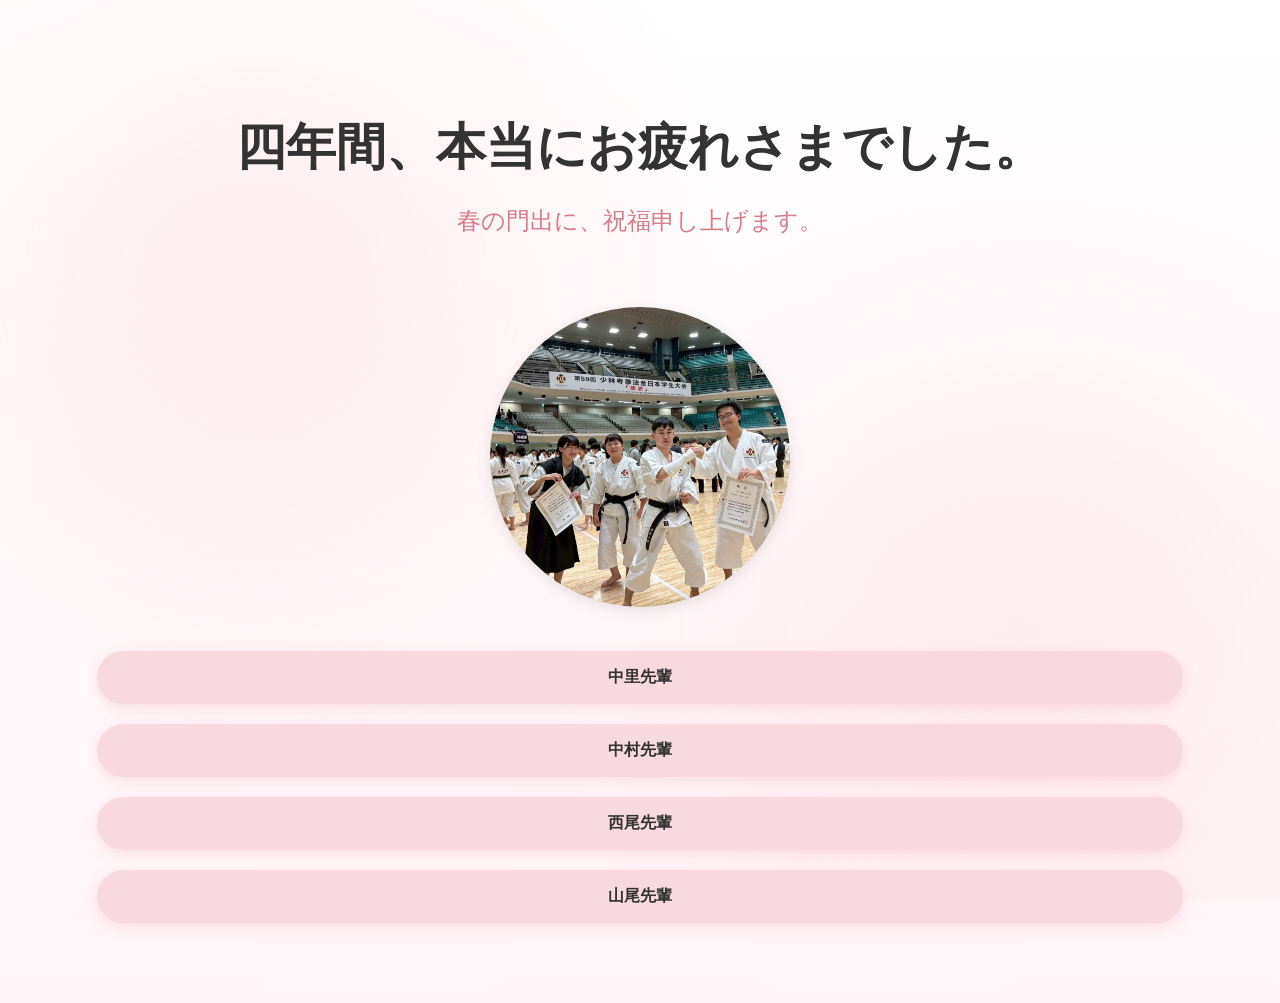
<file: index.html>
<!DOCTYPE html>
<html lang="ja">
<head>
  <meta charset="UTF-8">
  <meta name="viewport" content="width=device-width, initial-scale=1.0">
  <title>卒業おめでとうございます</title>
  <link rel="stylesheet" href="index_style.css">
</head>

<body>

  <div class="sakura-bg"></div>

  <div class="container">
    <h1 class="fade-in">四年間、本当にお疲れさまでした。</h1>
    <p class="subtitle fade-in">春の門出に、祝福申し上げます。</p>

    <img src="Syugou.jpg" alt="集合写真" class="group-photo">

    <div class="buttons">
      <a href="senpai1.html" class="button">中里先輩</a>
      <a href="senpai2.html" class="button">中村先輩</a>
      <a href="senpai3.html" class="button">西尾先輩</a>
      <a href="senpai4.html" class="button">山尾先輩</a>
    </div>
  </div>

<div class="petals"></div>

<script>
const petalsContainer = document.querySelector('.petals');

function createPetal() {
  const petal = document.createElement('div');
  petal.classList.add('petal');

  petal.style.left = Math.random() * 100 + "vw";
  petal.style.animationDuration = (5 + Math.random() * 5) + "s";
  petal.style.opacity = Math.random();

  petalsContainer.appendChild(petal);

  setTimeout(() => {
    petal.remove();
  }, 10000);
}

setInterval(createPetal, 800);
</script>

</body>
</html>
</file>
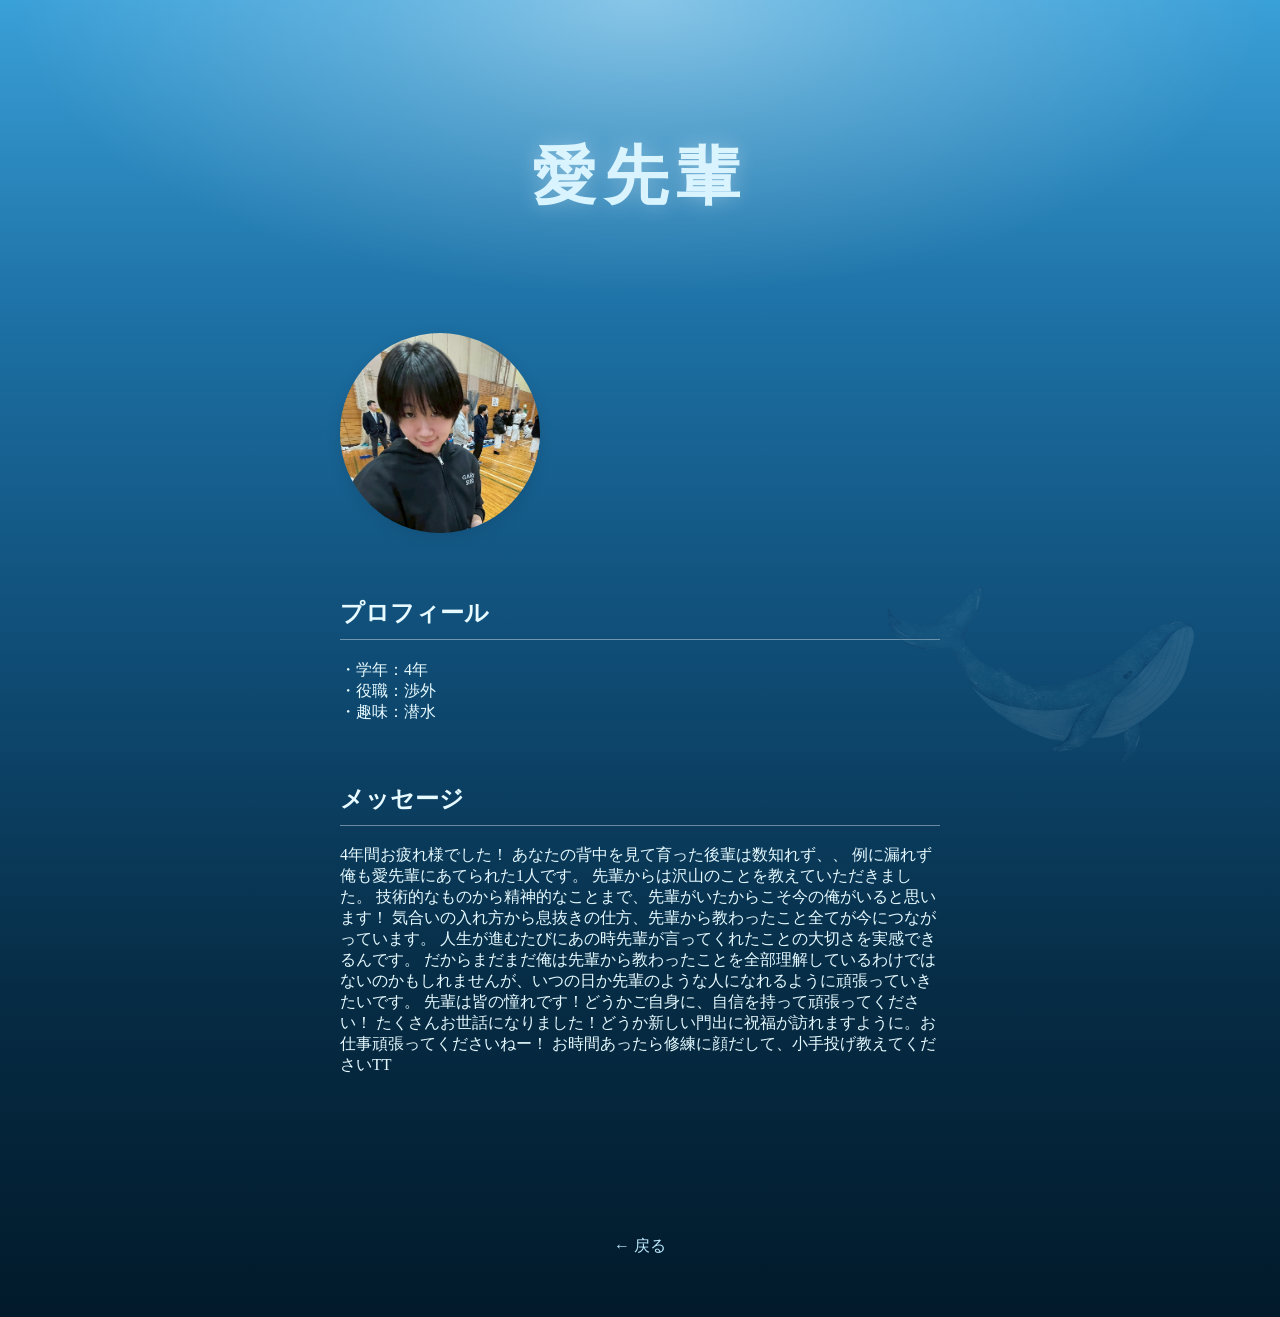
<file: senpai1.html>
<!DOCTYPE html>
<html lang="ja">
<head>
  <meta charset="UTF-8">
  <title>愛先輩</title>
  <link rel="stylesheet" href="ai-style.css">
</head>

<body>

  <div class="whale"></div>

  <header class="senpai-header">
    <h1>愛先輩</h1>
  </header>

  <main class="senpai-content">
<img src="Ai.jpg" alt="愛さん" class="Ai-photo">
    <section class="profile">
      <h2>プロフィール</h2>
      <p>
     ・学年：4年<br>
        ・役職：渉外<br>
        ・趣味：潜水
      </p>
    </section>

    <section class="message">
      <h2>メッセージ</h2>
      <p>
4年間お疲れ様でした！
あなたの背中を見て育った後輩は数知れず、、
例に漏れず俺も愛先輩にあてられた1人です。
先輩からは沢山のことを教えていただきました。
技術的なものから精神的なことまで、先輩がいたからこそ今の俺がいると思います！
気合いの入れ方から息抜きの仕方、先輩から教わったこと全てが今につながっています。
人生が進むたびにあの時先輩が言ってくれたことの大切さを実感できるんです。
だからまだまだ俺は先輩から教わったことを全部理解しているわけではないのかもしれませんが、いつの日か先輩のような人になれるように頑張っていきたいです。
先輩は皆の憧れです！どうかご自身に、自信を持って頑張ってください！
たくさんお世話になりました！どうか新しい門出に祝福が訪れますように。お仕事頑張ってくださいねー！
お時間あったら修練に顔だして、小手投げ教えてくださいTT
      </p>
    </section>

  </main>

  <div class="back-button">
    <a href="index.html">← 戻る</a>
  </div>
<div class="bubbles">
  <span></span>
  <span></span>
  <span></span>
  <span></span>
  <span></span>
  <span></span>
  <span></span>
  <span></span>
</div>

</body>
</html>
</file>
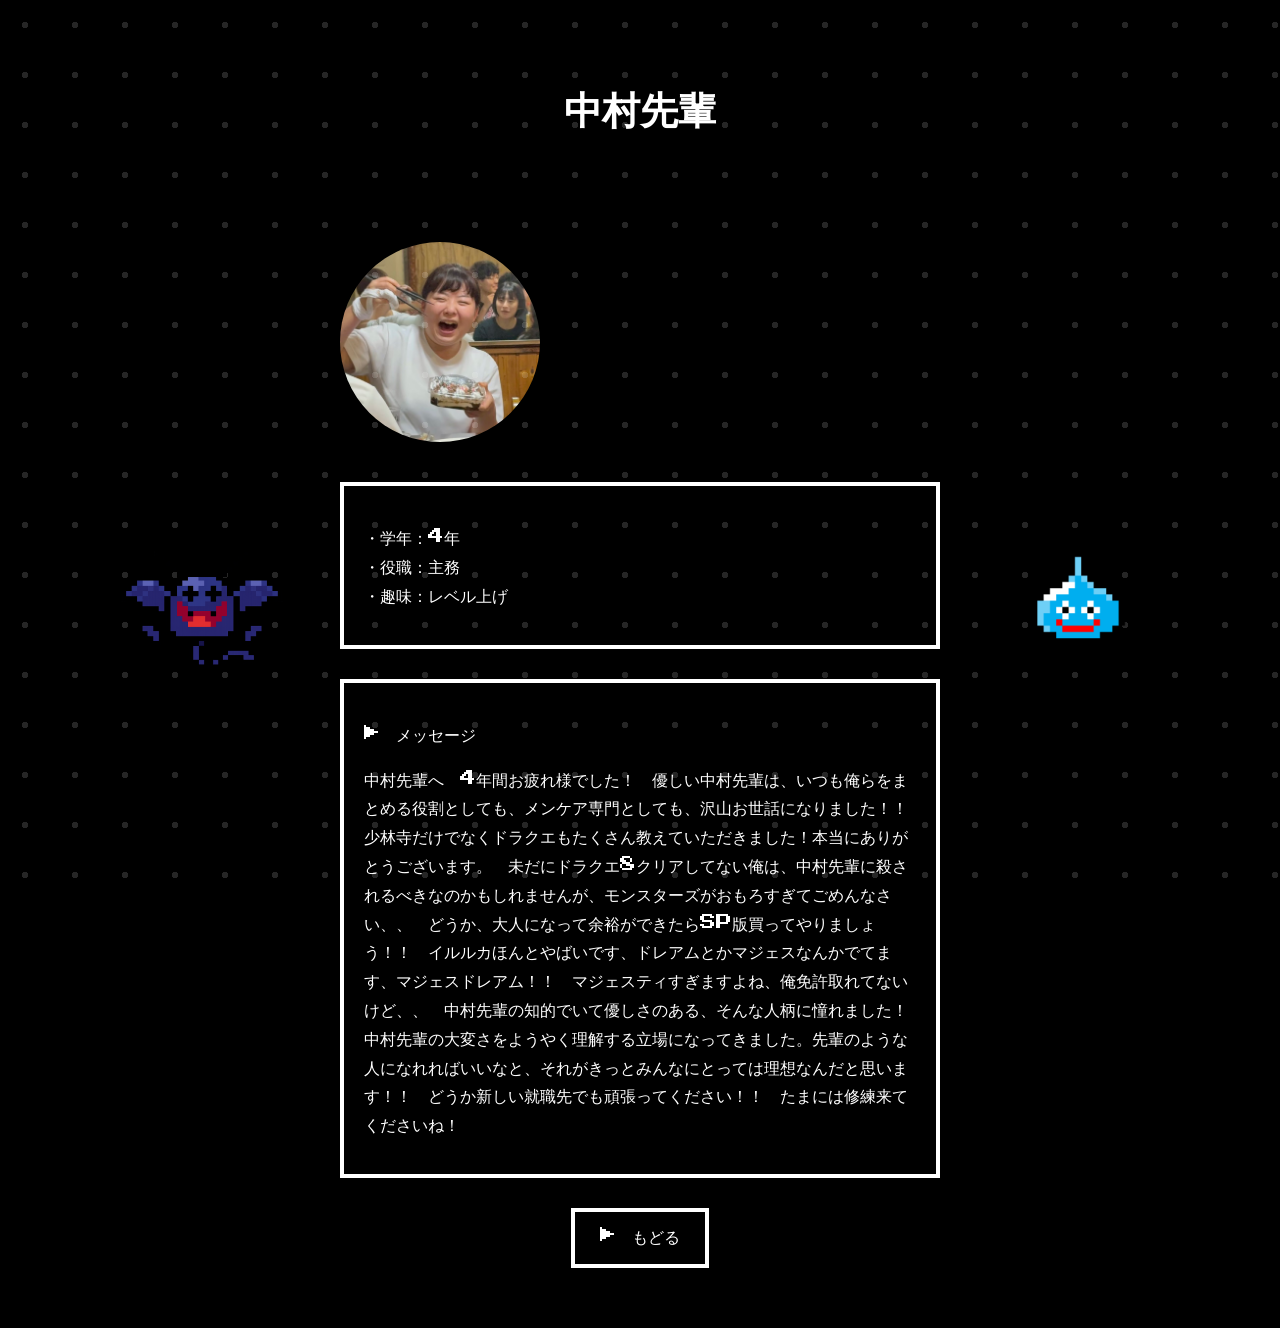
<file: senpai2.html>
<!DOCTYPE html>
<html lang="ja">
<head>
  <meta charset="UTF-8">
  <title>中村先輩</title>
  <link rel="stylesheet" href="nakamura-style.css">
  <link href="https://fonts.googleapis.com/css2?family=Press+Start+2P&display=swap" rel="stylesheet">
</head>

<body>

  <div class="stars"></div>
  <div class="sword"></div>
  <div class="doraki"></div>

  <header class="senpai-header">
    <h1>中村先輩</h1>
  </header>

  <main class="rpg-window">
<img src="nakamura.jpg" alt="中村さん" class="nakamura-photo">
    <div class="window">
      <p>
        ・学年：4年<br>
        ・役職：主務<br>
        ・趣味：レベル上げ
      </p>
    </div>

    <div class="window">
      <p>▶ メッセージ</p>
      <p>
        中村先輩へ
4年間お疲れ様でした！
優しい中村先輩は、いつも俺らをまとめる役割としても、メンケア専門としても、沢山お世話になりました！！
少林寺だけでなくドラクエもたくさん教えていただきました！本当にありがとうございます。
未だにドラクエ8クリアしてない俺は、中村先輩に殺されるべきなのかもしれませんが、モンスターズがおもろすぎてごめんなさい、、
どうか、大人になって余裕ができたらSP版買ってやりましょう！！
イルルカほんとやばいです、ドレアムとかマジェスなんかでてます、マジェスドレアム！！
マジェスティすぎますよね、俺免許取れてないけど、、
中村先輩の知的でいて優しさのある、そんな人柄に憧れました！
中村先輩の大変さをようやく理解する立場になってきました。先輩のような人になれればいいなと、それがきっとみんなにとっては理想なんだと思います！！
どうか新しい就職先でも頑張ってください！！
たまには修練来てくださいね！
      </p>
    </div>

  </main>

  <div class="command">
    <a href="index.html">▶ もどる</a>
  </div>

</body>
</html>
</file>
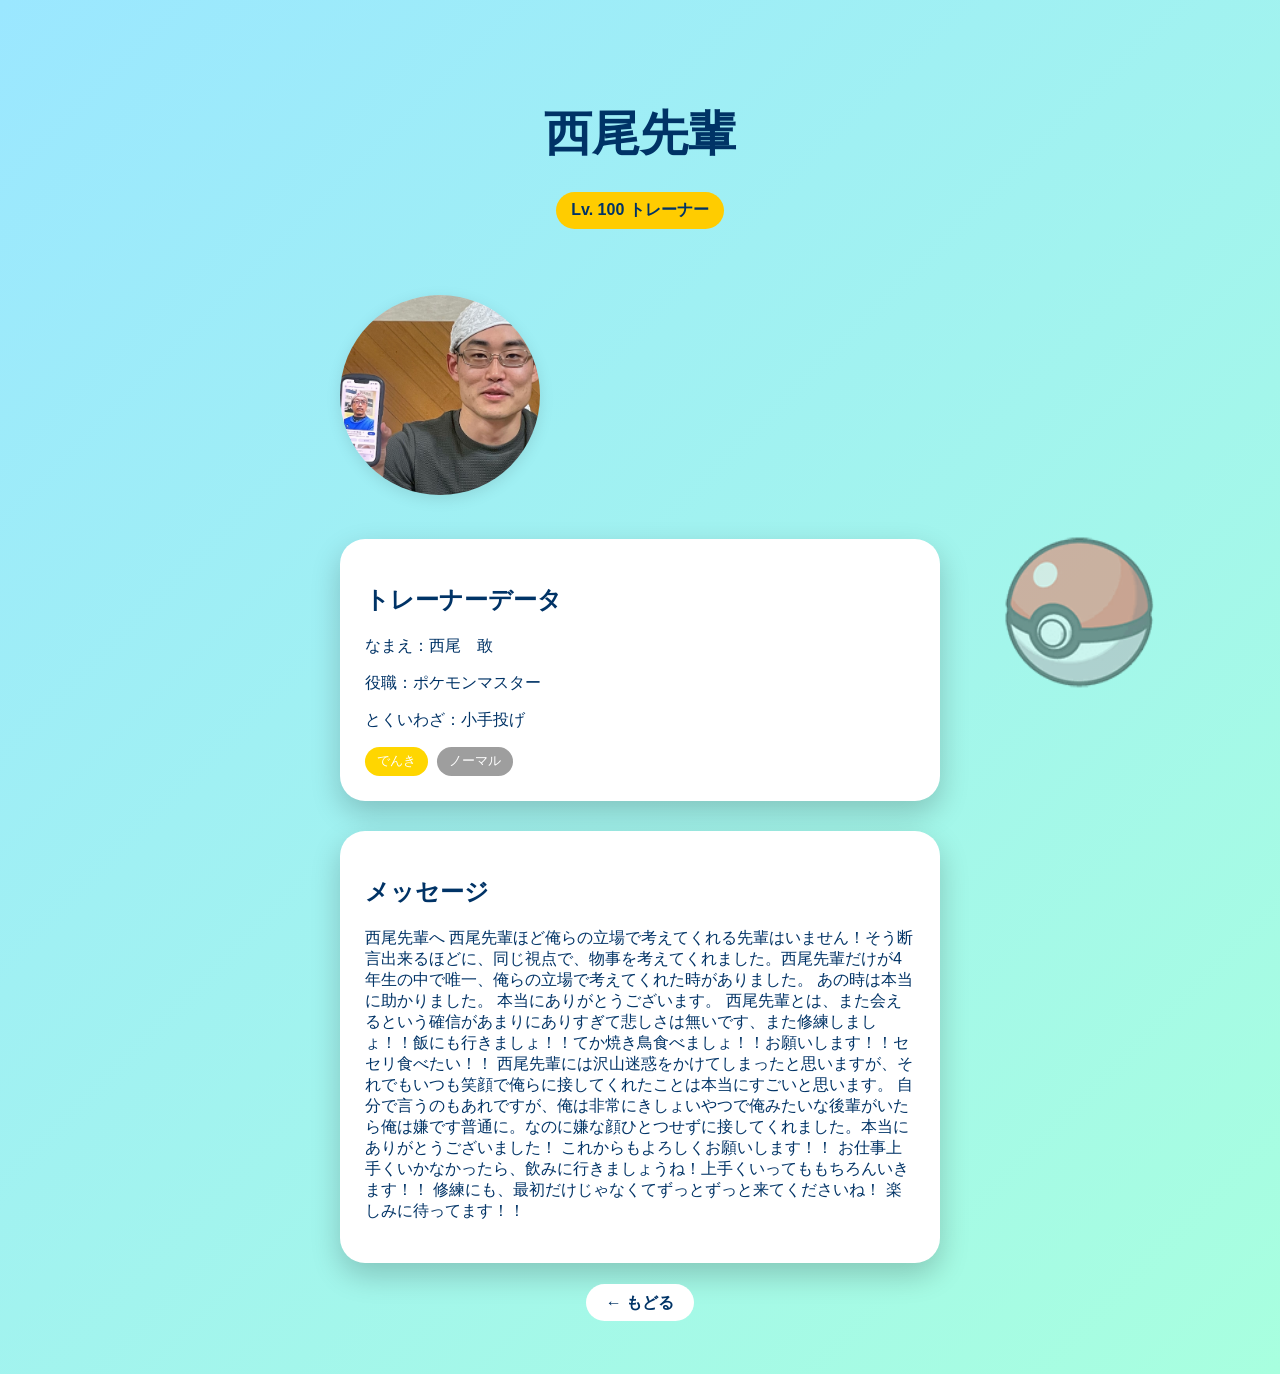
<file: senpai3.html>
<!DOCTYPE html>
<html lang="ja">
<head>
  <meta charset="UTF-8">
  <title>西尾先輩</title>
  <link rel="stylesheet" href="nishio-style.css">
</head>

<body>

    <div class="pokemonball"></div>
  <header class="senpai-header">
    <h1>西尾先輩</h1>
    <p class="level">Lv. 100 トレーナー</p>
  </header>

  <main class="card-container">
<img src="nisio.jpg" alt="かんさん" class="nisio-photo">
    <div class="card">
      <h2>トレーナーデータ</h2>
      <p>なまえ：西尾　敢</p>
      <p>役職：ポケモンマスター</p>
      <p>とくいわざ：小手投げ</p>
      <div class="types">
        <span class="type electric">でんき</span>
        <span class="type normal">ノーマル</span>
      </div>
    </div>

    <div class="card">
      <h2>メッセージ</h2>
      <p>
        西尾先輩へ
西尾先輩ほど俺らの立場で考えてくれる先輩はいません！そう断言出来るほどに、同じ視点で、物事を考えてくれました。西尾先輩だけが4年生の中で唯一、俺らの立場で考えてくれた時がありました。
あの時は本当に助かりました。
本当にありがとうございます。
西尾先輩とは、また会えるという確信があまりにありすぎて悲しさは無いです、また修練しましょ！！飯にも行きましょ！！てか焼き鳥食べましょ！！お願いします！！セセリ食べたい！！
西尾先輩には沢山迷惑をかけてしまったと思いますが、それでもいつも笑顔で俺らに接してくれたことは本当にすごいと思います。
自分で言うのもあれですが、俺は非常にきしょいやつで俺みたいな後輩がいたら俺は嫌です普通に。なのに嫌な顔ひとつせずに接してくれました。本当にありがとうございました！
これからもよろしくお願いします！！
お仕事上手くいかなかったら、飲みに行きましょうね！上手くいってももちろんいきます！！
修練にも、最初だけじゃなくてずっとずっと来てくださいね！
楽しみに待ってます！！
      </p>
    </div>

  </main>

  <div class="back-button">
    <a href="index.html">← もどる</a>
  </div>

</body>
</html>
</file>
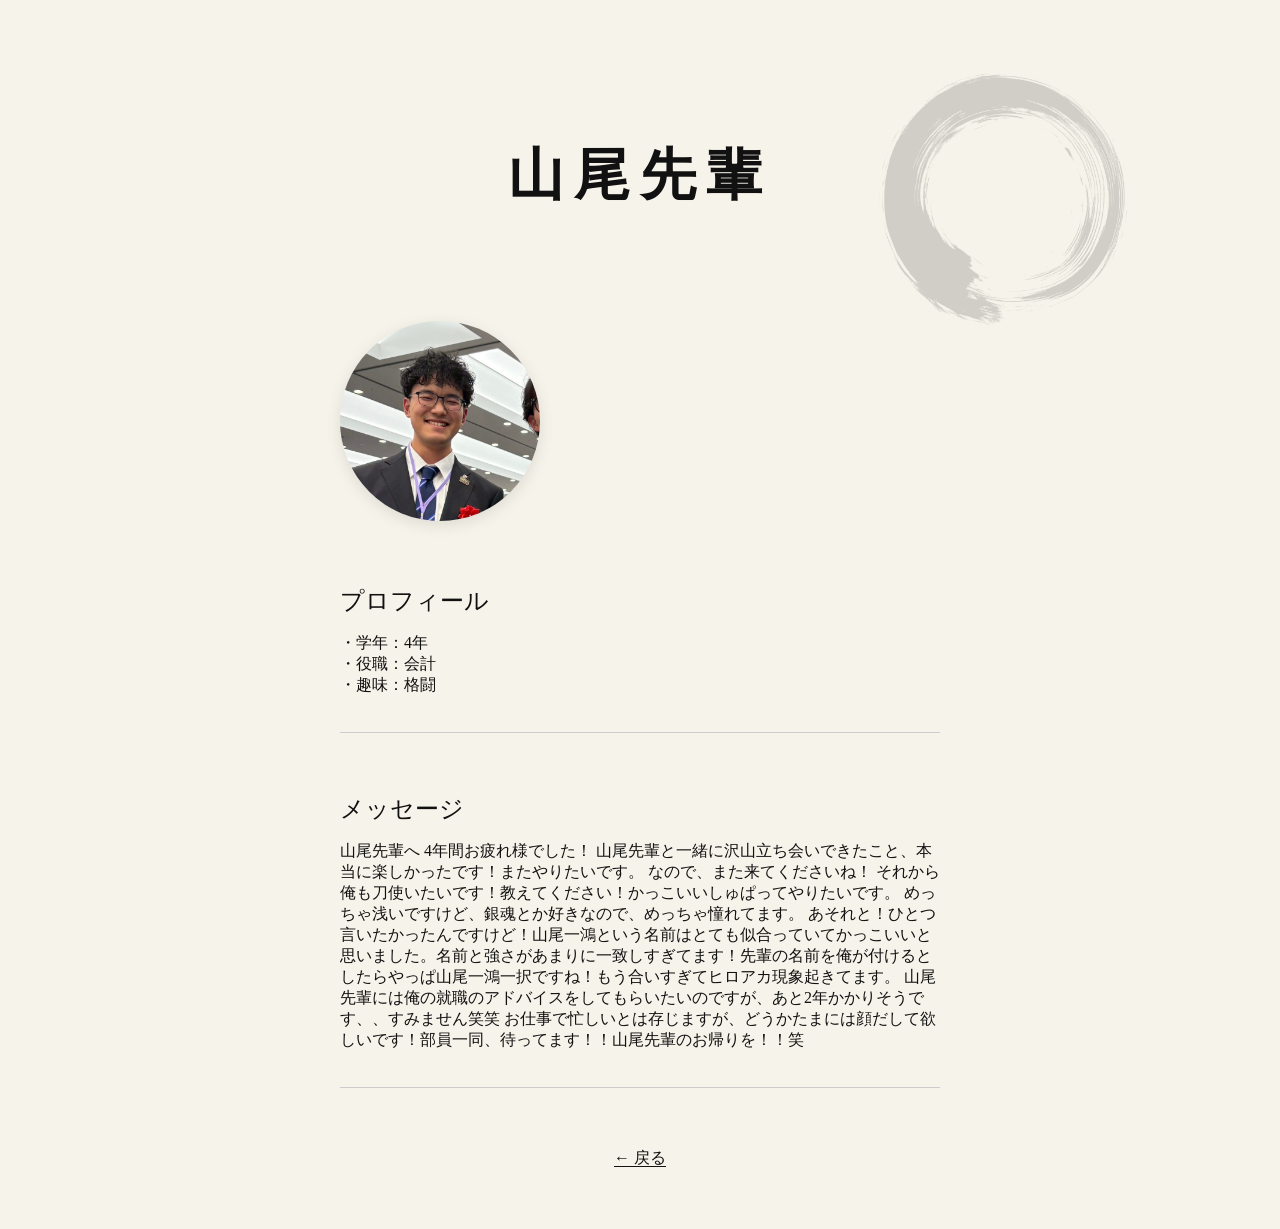
<file: senpai4.html>
<!DOCTYPE html>
<html lang="ja">
<head>
  <meta charset="UTF-8">
  <title>山尾先輩</title>
  <link rel="stylesheet" href="yamao-style.css">
</head>

<body>

  <div class="enso"></div>

  <header class="senpai-header">
    <h1>山尾先輩</h1>
  </header>

  <main class="content">
<img src="yamao.jpg" alt="やーまん" class="yamao-photo">
    <section class="section">
      <h2>プロフィール</h2>
      <p>
       ・学年：4年<br>
        ・役職：会計<br>
        ・趣味：格闘
      </p>
    </section>

    <section class="section">
      <h2>メッセージ</h2>
      <p>
        山尾先輩へ
4年間お疲れ様でした！
山尾先輩と一緒に沢山立ち会いできたこと、本当に楽しかったです！またやりたいです。
なので、また来てくださいね！
それから俺も刀使いたいです！教えてください！かっこいいしゅぱってやりたいです。
めっちゃ浅いですけど、銀魂とか好きなので、めっちゃ憧れてます。
あそれと！ひとつ言いたかったんですけど！山尾一鴻という名前はとても似合っていてかっこいいと思いました。名前と強さがあまりに一致しすぎてます！先輩の名前を俺が付けるとしたらやっぱ山尾一鴻一択ですね！もう合いすぎてヒロアカ現象起きてます。
山尾先輩には俺の就職のアドバイスをしてもらいたいのですが、あと2年かかりそうです、、すみません笑笑
お仕事で忙しいとは存じますが、どうかたまには顔だして欲しいです！部員一同、待ってます！！山尾先輩のお帰りを！！笑
      </p>
    </section>

  </main>

  <div class="back-button">
    <a href="index.html">← 戻る</a>
  </div>

</body>
</html>
</file>
<file: index_style.css>
/* 全体設定 */
body {
  margin: 0;
  font-family: -apple-system, BlinkMacSystemFont, sans-serif;
  background: linear-gradient(to bottom, #ffffff, #fff5f8);
  color: #333;
  text-align: center;
  overflow-x: hidden;
}

/* コンテナ */
.container {
  padding: 80px 20px;
  position: relative;
  z-index: 2;
}

/* タイトル */
h1 {
  font-size: 1.9em;
  margin-bottom: 15px;
}

/* サブタイトル */
.subtitle {
  color: #d67a8c;
  margin-bottom: 50px;
  font-size: 1em;
}

/* ボタン全体 */
.buttons {
  display: flex;
  flex-direction: column;
  gap: 20px;
}

/* 桜ボタン */
.button {
  display: block;
  background: #f7d9df;
  color: #333;
  padding: 16px;
  width: 85%;
  margin: 0 auto;
  border-radius: 40px;
  text-decoration: none;
  font-weight: bold;
  box-shadow: 0 4px 15px rgba(214,122,140,0.2);
  transition: all 0.3s ease;
}

/* ホバー＆タップ */
.button:hover {
  transform: translateY(-5px);
  box-shadow: 0 8px 20px rgba(214,122,140,0.3);
}

.button:active {
  transform: scale(0.97);
}

h1 {
   font-size: 50px;
}

.container p {
    font-size: 24px;
}

/* フェードイン */
.fade-in {
  opacity: 0;
  animation: fadeIn 1.5s ease forwards;
}

@keyframes fadeIn {
  to {
    opacity: 1;
  }
}

/* 背景にほんのり桜エフェクト */
.sakura-bg {
  position: fixed;
  top: 0;
  left: 0;
  width: 100%;
  height: 100%;
  background-image: radial-gradient(circle at 20% 30%, rgba(255,182,193,0.2) 0%, transparent 40%),
                    radial-gradient(circle at 80% 70%, rgba(255,192,203,0.2) 0%, transparent 40%);
  z-index: 1;
  pointer-events: none;
}

/* 集合写真（丸型・控えめ） */
.group-photo {
  width: 300px;
  height: 300px;
  object-fit: cover;
  border-radius: 50%;
  margin: 20px auto 40px auto;
  box-shadow: 0 4px 15px rgba(0,0,0,0.1);
  animation: fadeIn 2s ease forwards;
}

/* 花びらコンテナ */
.petals {
  position: fixed;
  top: 0;
  left: 0;
  width: 100%;
  height: 100%;
  pointer-events: none;
  overflow: hidden;
  z-index: 1;
}

/* 花びら */
.petal {
  position: absolute;
  top: -20px;
  width: 12px;
  height: 12px;
  background: pink;
  border-radius: 50% 50% 50% 0;
  transform: rotate(45deg);
  animation: fall linear forwards;
}

/* 落下アニメーション */
@keyframes fall {
  0% {
    transform: translateY(0) rotate(45deg);
  }
  100% {
    transform: translateY(100vh) rotate(360deg);
  }
}
</file>
<file: ai-style.css>
body {
  margin: 0;
  font-family: "Yu Mincho", serif;
  color: #e6faff;
  background: linear-gradient(
    to bottom,
    #3aa0d8 0%,      /* 光の層 */
    #1c6fa3 25%,
    #0f4c75 50%,
    #062c45 75%,
    #021a2b 100%     /* 深海 */
  );
  overflow-x: hidden;
  position: relative;
}

/* 光のレイヤー */
body::before {
  content: "";
  position: fixed;
  top: 0;
  left: 0;
  width: 100%;
  height: 300px;
  background: radial-gradient(
    ellipse at top,
    rgba(255,255,255,0.4) 0%,
    rgba(255,255,255,0.2) 30%,
    rgba(255,255,255,0) 70%
  );
  pointer-events: none;
}

/* 鯨 */
.whale {
  position: fixed;
  bottom: 15%;
  right: 5%;
  width: 350px;
  height: 180px;
  background: url("kuzira_ai.png") no-repeat center/contain;
  opacity: 0.12;
  pointer-events: none;
}

/* ヘッダー */
.senpai-header {
  text-align: center;
  padding: 90px 0 50px;
}

.senpai-header h1 {
  font-size: 4rem;
  letter-spacing: 8px;
  color: #d4f3ff;
  text-shadow: 0 0 20px rgba(255,255,255,0.3);
}

/* コンテンツ */
.senpai-content {
  width: 85%;
  max-width: 600px;
  margin: 0 auto;
  padding-bottom: 100px;
}

section {
  margin-bottom: 60px;
}

h2 {
  border-bottom: 1px solid rgba(255,255,255,0.4);
  padding-bottom: 10px;
}

.back-button {
  text-align: center;
  margin-bottom: 60px;
}

a {
  color: #bde9ff;
  text-decoration: none;
  transition: 0.3s;
}

a:hover {
  color: white;
}

.Ai-photo {
  width: 200px;
  height: 200px;
  object-fit: cover;
  border-radius: 50%;
  margin: 20px auto 40px auto;
  box-shadow: 0 4px 15px rgba(0,0,0,0.1);
  animation: fadeIn 2s ease forwards;
}

/* 泡コンテナ */
.bubbles {
  position: fixed;
  bottom: 0;
  left: 0;
  width: 100%;
  height: 100%;
  pointer-events: none;
  overflow: hidden;
}

/* 泡本体 */
.bubbles span {
  position: absolute;
  bottom: -50px;
  width: 15px;
  height: 15px;
  background: rgba(255,255,255,0.2);
  border-radius: 50%;
  animation: rise 12s linear infinite;
}

/* サイズと位置をランダム風に */
.bubbles span:nth-child(1) { left: 10%; width: 10px; height: 10px; animation-duration: 14s; }
.bubbles span:nth-child(2) { left: 20%; animation-duration: 18s; }
.bubbles span:nth-child(3) { left: 35%; width: 20px; height: 20px; animation-duration: 16s; }
.bubbles span:nth-child(4) { left: 50%; animation-duration: 20s; }
.bubbles span:nth-child(5) { left: 65%; width: 12px; height: 12px; animation-duration: 15s; }
.bubbles span:nth-child(6) { left: 75%; animation-duration: 22s; }
.bubbles span:nth-child(7) { left: 85%; width: 18px; height: 18px; animation-duration: 17s; }
.bubbles span:nth-child(8) { left: 95%; animation-duration: 19s; }

/* アニメーション */
@keyframes rise {
  0% {
    transform: translateY(0) scale(1);
    opacity: 0;
  }
  20% {
    opacity: 0.6;
  }
  100% {
    transform: translateY(-110vh) scale(1.2);
    opacity: 0;
  }
}
</file>
<file: nakamura-style.css>
body {
  margin: 0;
  font-family: 'Press Start 2P', cursive;
  background: black;
  color: white;
  overflow-x: hidden;
}

/* 星背景 */
.stars {
  position: fixed;
  width: 100%;
  height: 100%;
  background: radial-gradient(white 3px, transparent 1px);
  background-size: 50px 50px;
  opacity: 0.15;
  pointer-events: none;
}

/* ヘッダー */
.senpai-header {
  text-align: center;
  padding: 60px 0;
  font-size: 1.2rem;
}

/* RPGウィンドウ */
.rpg-window {
  width: 90%;
  max-width: 600px;
  margin: 0 auto;
}

.window {
  border: 4px solid white;
  padding: 20px;
  margin-bottom: 30px;
  background: black;
  line-height: 1.8;
}

/* コマンドボタン */
.command {
  text-align: center;
  margin-bottom: 60px;
}

.command a {
  display: inline-block;
  border: 4px solid white;
  padding: 15px 25px;
  text-decoration: none;
  color: white;
  transition: 0.2s;
}

.command a:hover {
  background: white;
  color: black;
}

.sword {
  position: fixed;
  bottom: 10%;
  right: 8%;
  width: 200px;
  height: 400px;
  background: url("suraimu-nakamura.png") no-repeat center/contain;
  opacity: 1;
  pointer-events: none;
}

.doraki {
    position: fixed;
    bottom: 10%;
    left: 8%;
    width: 200px;
    height: 400px;
    background: url("doraki-nakamura.png") no-repeat center/contain;
    opacity: 1;
    pointer-events: none;
}

.nakamura-photo {
  width: 200px;
  height: 200px;
  object-fit: cover;
  border-radius: 50%;
  margin: 20px auto 40px auto;
  box-shadow: 0 4px 15px rgba(0,0,0,0.1);
  animation: fadeIn 2s ease forwards;
}
</file>
<file: nishio-style.css>
body {
  margin: 0;
  font-family: "Helvetica", sans-serif;
  background: linear-gradient(135deg, #9be7ff, #a8ffdf);
  color: #003366;
}

/* ヘッダー */
.senpai-header {
  text-align: center;
  padding: 70px 0 30px;
}

.senpai-header h1 {
  font-size: 3rem;
  margin-bottom: 10px;
}

.level {
  background: #ffcc00;
  display: inline-block;
  padding: 8px 15px;
  border-radius: 20px;
  font-weight: bold;
}

/* カード */
.card-container {
  width: 90%;
  max-width: 600px;
  margin: 0 auto;
}

.card {
  background: white;
  border-radius: 25px;
  padding: 25px;
  margin-bottom: 30px;
  box-shadow: 0 12px 30px rgba(0,0,0,0.2);
  transition: 0.3s;
}

.card:hover {
  transform: translateY(-5px);
}

/* タイプタグ */
.types {
  margin-top: 15px;
}

.type {
  display: inline-block;
  padding: 6px 12px;
  border-radius: 20px;
  font-size: 0.8rem;
  margin-right: 5px;
  color: white;
}

.electric {
  background: #ffd600;
}

.normal {
  background: #9e9e9e;
}

/* 戻るボタン */
.back-button {
  text-align: center;
  margin-bottom: 60px;
}

.back-button a {
  background: white;
  padding: 10px 20px;
  border-radius: 30px;
  text-decoration: none;
  color: #003366;
  font-weight: bold;
  transition: 0.3s;
}

.back-button a:hover {
  background: #003366;
  color: white;
}

.pokemonball {
  position: fixed;
  bottom: 10%;
  right: 8%;
  width: 200px;
  height: 400px;
  background: url("poemonball-nisio.png") no-repeat center/contain;
  opacity: 0.5;
  pointer-events: none;
}

.nisio-photo {
  width: 200px;
  height: 200px;
  object-fit: cover;
  border-radius: 50%;
  margin: 20px auto 40px auto;
  box-shadow: 0 4px 15px rgba(0,0,0,0.1);
  animation: fadeIn 2s ease forwards;
}
</file>
<file: yamao-style.css>
body {
  margin: 0;
  font-family: "Yu Mincho", serif;
  background: #f6f3ea;
  color: #111;
  position: relative;
}

/* 円相 */
.enso {
  position: fixed;
  top: 50px;
  right: 10%;
  width: 300px;
  height: 300px;
  background: url("enso-yamao.png") no-repeat center/contain;
  opacity: 0.15;
  pointer-events: none;
}

/* ヘッダー */
.senpai-header {
  text-align: center;
  padding: 100px 0 50px;
}

.senpai-header h1 {
  font-size: 3.5rem;
  letter-spacing: 10px;
}

/* コンテンツ */
.content {
  width: 85%;
  max-width: 600px;
  margin: 0 auto;
}

.section {
  margin-bottom: 60px;
  padding-bottom: 20px;
  border-bottom: 1px solid #ccc;
}

h2 {
  font-weight: normal;
  margin-bottom: 15px;
}

/* 戻る */
.back-button {
  text-align: center;
  margin-bottom: 60px;
}

.back-button a {
  text-decoration: none;
  color: #111;
  border-bottom: 1px solid #111;
  transition: 0.3s;
}

.back-button a:hover {
  color: #555;
}

.yamao-photo {
  width: 200px;
  height: 200px;
  object-fit: cover;
  border-radius: 50%;
  margin: 20px auto 40px auto;
  box-shadow: 0 4px 15px rgba(0,0,0,0.1);
  animation: fadeIn 2s ease forwards;
}
</file>
